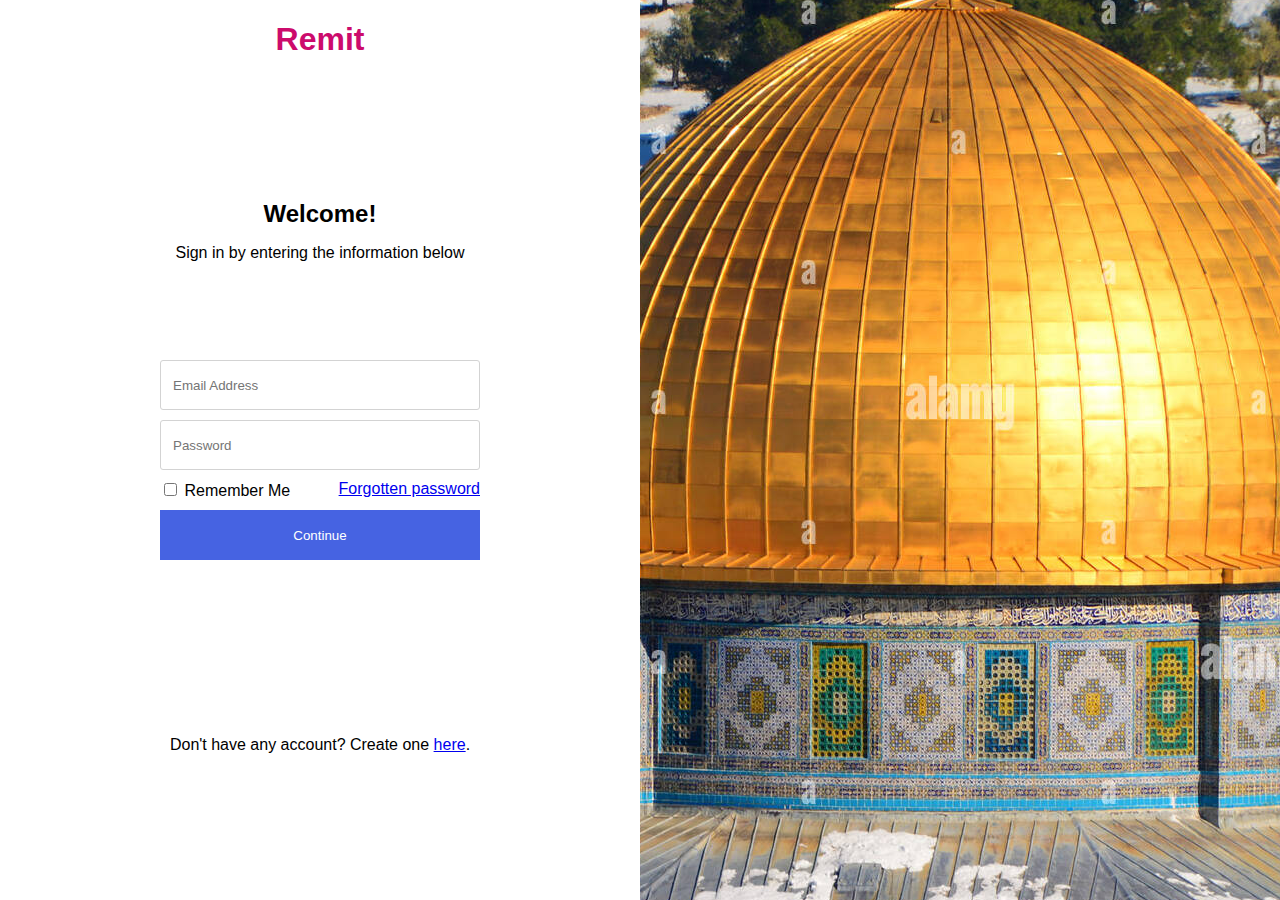
<file: task.html>
<!DOCTYPE html>
<html lang="en">
  <head>
    <meta charset="UTF-8" />
    <meta name="viewport" ,initial-scale="1.0" />
    <link rel="stylesheet" href="task.css" />
    <title>TASK</title>
  </head>
  <body>
    <div class="container">
      <div class="left">
        <section class="logo"><h1>Remit</h1></section>

        <section class="pageInfo">
          <h2 class="title">Welcome!</h2>
          <p class="subtitle">Sign in by entering the information below</p>
        </section>

        <section class="loginForm">
          <form>
            <div class="emailAddress inputGroup formRow">
              <input
                class="inputField"
                type="email"
                id="email"
                placeholder="Email Address"
                required
              />
            </div>

            <div class="password inputGroup formRow">
              <input
                class="inputField"
                type="password"
                id="password"
                placeholder="Password"
                required
              />
            </div>

            <div class="conditions formRow">
              <div class="rememberMe">
                <input type="checkbox" id="remember" name="remember" value="remember-me" />
                <label for="remember">Remember Me</label>
              </div>

              <div class="forgotPassword">
                <a href="https://www.google.com">Forgotten password</a>
              </div>
            </div>

            <div class="submitButton formRow">
              <input class="buttonField" type="submit" id="Continue" value="Continue" />
            </div>
          </form>
        </section>

        <section class="signUp">
          <p>Don't have any account? Create one <a href="https://www.google.com">here</a>.</p>
        </section>
      </div>

      <div class="right">
        <img src="imgs/pa.jpg" alt="Al Aqsa Mosque" />
      </div>
    </div>
  </body>
</html>
</file>
<file: task.css>
/* Generic Setup */

:root {
  --app-color: rgb(204, 11, 108);
  --light-gray: lightgray;
  --blue-color: rgb(70, 99, 226);
  --dark-blue: rgb(27, 54, 175);
  --light-blue: rgba(70, 99, 226, 0.5);
}

body {
  margin: 0;
}

/* Generic Components */
/* Input Field */
.inputField {
  border: 1px solid var(--light-gray);
  border-radius: 3px;
  box-sizing: border-box;
  padding: 12px;
  width: 100%;
  height: 50px;
}

.inputField:hover {
  border-color: var(--blue-color);
}

/* Button Field */
.buttonField {
  width: 100%;
  height: 50px;
  background-color: var(--blue-color);
  color: white;
  border: none;
  text-decoration: none;
}

.buttonField:hover {
  cursor: pointer;
  background-color: var(--light-blue);
}

.buttonField:focus {
  cursor: pointer;
  background-color: var(--dark-blue);
}

/* Page Containers */
.container {
  font-family: "Lucida Sans", "Lucida Sans Regular", "Lucida Grande", "Lucida Sans Unicode", Geneva,
    Verdana, sans-serif;
}

.left,
.right {
  width: 50%;
  float: left;
  height: 100vh;
  min-height: 700px;
}

.left {
  display: flex;
  flex-direction: column;
  align-items: center;
}

.left > section {
  flex: 1;
}

/* Page Info Section */
.left .pageInfo {
  text-align: center;
}
.left .pageInfo .title {
  margin-bottom: 0;
}

/* Login Form Section */
.left .loginForm {
  flex: 2;
  width: 50%;
}

.left .loginForm form {
  width: 100%;
  display: flex;
  flex-direction: column;
  align-items: center;
}

.left .loginForm form .emailAddress {
  margin-bottom: 10px;
}

.left .loginForm form .formRow {
  position: relative;
  width: 100%;
}

.left .loginForm form .conditions {
  display: flex;
  justify-content: space-between;
  margin: 10px 0px;
}

.left .loginForm form .conditions .rememberMe label:hover {
  color: var(--blue-color);
}

.left .loginForm form .conditions div > * {
  cursor: pointer;
}

/* Logo section */
.left .logo {
  color: var(--app-color);
}

/* Right Section */
.right {
  position: relative;
  overflow: hidden;
}

.right img {
  position: absolute;
  top: 50%;
  left: 50%;
  min-height: 100%;
  min-width: 100%;
  transform: translate(-50%, -50%);
}
</file>
